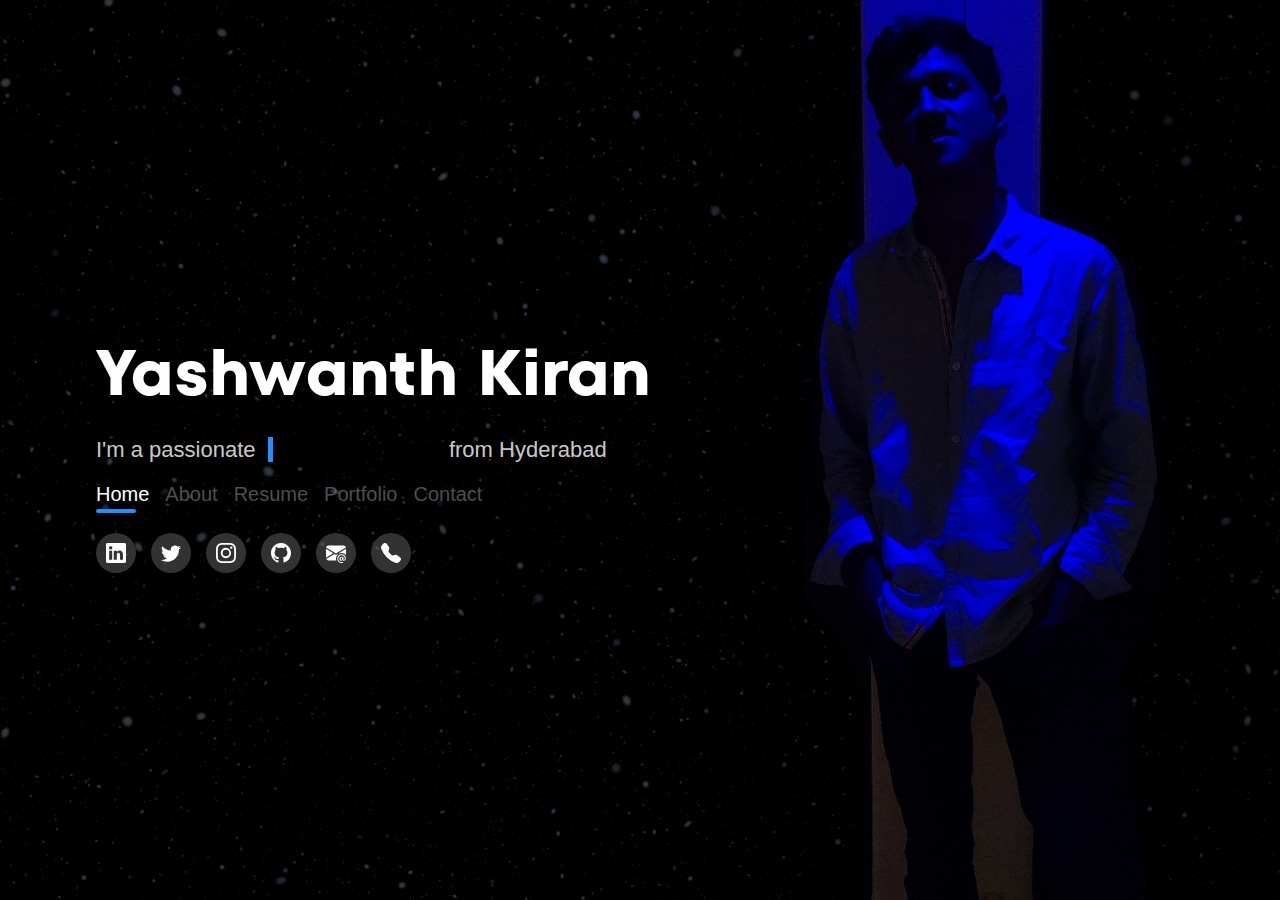
<file: index.html>
<!DOCTYPE html>
<html lang="en">

<head>
    <meta charset="UTF-8">
    <meta http-equiv="X-UA-Compatible" content="IE=edge">
    <meta name="viewport" content="width=device-width, initial-scale=1.0">
    <title>@iyashk - Portfolio</title>
    <!-- <link rel="stylesheet" href="css/style.css"> -->
    <link rel="stylesheet" href="css/home.css">
</head>

<body>
    <header>
        <div class="toggle-button">
            <div class="hamburger">
                <div class="line"></div>
                <div class="line"></div>
                <div class="line"></div>
            </div>

        </div>

        <div class="dropdown">
            <ul>
                <li>
                    <a class="active" href="/iyashk/index.html">Home</a>
                </li>
                <li>
                    <a href="/iyashk/about.html">About</a>
                </li>
                <li>
                    <a href="/iyashk/resume.html">Resume</a>
                </li>
                <li>
                    <a href="/iyashk/portfolio.html">Portfolio</a>
                </li>
                <li>
                    <a href="/iyashk/contact.html" class="contact contact2">Contact Me</a>
                </li>
            </ul>
        </div>
    </header>
    <main>
        <section>
            <p class="heading">Yashwanth Kiran</p>
            <div class="subtitle">
                <div class="static">
                    I'm a passionate
                </div>
                <ul class="dynamic">
                    <li><span>Coder&nbsp;&nbsp;&nbsp;</span></li>
                    <li><span>AI/ ML enthusiast&nbsp;&nbsp;</span></li>
                    <li><span>Web Developer&nbsp;&nbsp;</span></li>
                </ul>
                <!-- <span class="underline">&nbsp;AI/ ML enthusiast & Web
                    Developer</span> -->
                from Hyderabad
            </div>
            <p class="hyd">I'm a passionate <span class="des">Coder | AI/ML Enthusiast</span> from Hyderabad</p>
            <div class="pages">
                <nav>
                    <ul>
                        <li>
                            <a class="active" href="#">Home</a>
                        </li>
                        <li>
                            <a href="/iyashk/about.html">About</a>
                        </li>
                        <li>
                            <a href="/iyashk/resume.html">Resume</a>
                        </li>
                        <li>
                            <a href="/iyashk/portfolio.html">Portfolio</a>
                        </li>
                        <li>
                            <a href="/iyashk/contact.html">Contact</a>
                        </li>
                    </ul>
                </nav>
            </div>
            <div class="social">
                <ul>
                    <li>
                        <a href="https://www.linkedin.com/in/iyashk">
                            <svg xmlns="http://www.w3.org/2000/svg" width="20" height="20" fill="currentColor"
                                class="bi bi-linkedin" viewBox="0 0 16 16">
                                <path
                                    d="M0 1.146C0 .513.526 0 1.175 0h13.65C15.474 0 16 .513 16 1.146v13.708c0 .633-.526 1.146-1.175 1.146H1.175C.526 16 0 15.487 0 14.854V1.146zm4.943 12.248V6.169H2.542v7.225h2.401zm-1.2-8.212c.837 0 1.358-.554 1.358-1.248-.015-.709-.52-1.248-1.342-1.248-.822 0-1.359.54-1.359 1.248 0 .694.521 1.248 1.327 1.248h.016zm4.908 8.212V9.359c0-.216.016-.432.08-.586.173-.431.568-.878 1.232-.878.869 0 1.216.662 1.216 1.634v3.865h2.401V9.25c0-2.22-1.184-3.252-2.764-3.252-1.274 0-1.845.7-2.165 1.193v.025h-.016a5.54 5.54 0 0 1 .016-.025V6.169h-2.4c.03.678 0 7.225 0 7.225h2.4z" />
                            </svg>
                        </a>
                    </li>
                    <li>
                        <a href="https://twitter.com/iyashk">
                            <svg xmlns="http://www.w3.org/2000/svg" width="20" height="20" fill="currentColor"
                                class="bi bi-twitter" viewBox="0 0 16 16">
                                <path
                                    d="M5.026 15c6.038 0 9.341-5.003 9.341-9.334 0-.14 0-.282-.006-.422A6.685 6.685 0 0 0 16 3.542a6.658 6.658 0 0 1-1.889.518 3.301 3.301 0 0 0 1.447-1.817 6.533 6.533 0 0 1-2.087.793A3.286 3.286 0 0 0 7.875 6.03a9.325 9.325 0 0 1-6.767-3.429 3.289 3.289 0 0 0 1.018 4.382A3.323 3.323 0 0 1 .64 6.575v.045a3.288 3.288 0 0 0 2.632 3.218 3.203 3.203 0 0 1-.865.115 3.23 3.23 0 0 1-.614-.057 3.283 3.283 0 0 0 3.067 2.277A6.588 6.588 0 0 1 .78 13.58a6.32 6.32 0 0 1-.78-.045A9.344 9.344 0 0 0 5.026 15z" />
                            </svg>
                        </a>
                    </li>
                    <li>
                        <a href="https://www.instagram.com/_iyashk/">
                            <svg xmlns="http://www.w3.org/2000/svg" width="20" height="20" fill="currentColor"
                                class="bi bi-instagram" viewBox="0 0 16 16">
                                <path
                                    d="M8 0C5.829 0 5.556.01 4.703.048 3.85.088 3.269.222 2.76.42a3.917 3.917 0 0 0-1.417.923A3.927 3.927 0 0 0 .42 2.76C.222 3.268.087 3.85.048 4.7.01 5.555 0 5.827 0 8.001c0 2.172.01 2.444.048 3.297.04.852.174 1.433.372 1.942.205.526.478.972.923 1.417.444.445.89.719 1.416.923.51.198 1.09.333 1.942.372C5.555 15.99 5.827 16 8 16s2.444-.01 3.298-.048c.851-.04 1.434-.174 1.943-.372a3.916 3.916 0 0 0 1.416-.923c.445-.445.718-.891.923-1.417.197-.509.332-1.09.372-1.942C15.99 10.445 16 10.173 16 8s-.01-2.445-.048-3.299c-.04-.851-.175-1.433-.372-1.941a3.926 3.926 0 0 0-.923-1.417A3.911 3.911 0 0 0 13.24.42c-.51-.198-1.092-.333-1.943-.372C10.443.01 10.172 0 7.998 0h.003zm-.717 1.442h.718c2.136 0 2.389.007 3.232.046.78.035 1.204.166 1.486.275.373.145.64.319.92.599.28.28.453.546.598.92.11.281.24.705.275 1.485.039.843.047 1.096.047 3.231s-.008 2.389-.047 3.232c-.035.78-.166 1.203-.275 1.485a2.47 2.47 0 0 1-.599.919c-.28.28-.546.453-.92.598-.28.11-.704.24-1.485.276-.843.038-1.096.047-3.232.047s-2.39-.009-3.233-.047c-.78-.036-1.203-.166-1.485-.276a2.478 2.478 0 0 1-.92-.598 2.48 2.48 0 0 1-.6-.92c-.109-.281-.24-.705-.275-1.485-.038-.843-.046-1.096-.046-3.233 0-2.136.008-2.388.046-3.231.036-.78.166-1.204.276-1.486.145-.373.319-.64.599-.92.28-.28.546-.453.92-.598.282-.11.705-.24 1.485-.276.738-.034 1.024-.044 2.515-.045v.002zm4.988 1.328a.96.96 0 1 0 0 1.92.96.96 0 0 0 0-1.92zm-4.27 1.122a4.109 4.109 0 1 0 0 8.217 4.109 4.109 0 0 0 0-8.217zm0 1.441a2.667 2.667 0 1 1 0 5.334 2.667 2.667 0 0 1 0-5.334z" />
                            </svg>
                        </a>
                    </li>
                    <li>
                        <a href="https://www.github.com/iyashk/">
                            <svg xmlns="http://www.w3.org/2000/svg" width="20" height="20" fill="currentColor"
                                class="bi bi-github" viewBox="0 0 16 16">
                                <path
                                    d="M8 0C3.58 0 0 3.58 0 8c0 3.54 2.29 6.53 5.47 7.59.4.07.55-.17.55-.38 0-.19-.01-.82-.01-1.49-2.01.37-2.53-.49-2.69-.94-.09-.23-.48-.94-.82-1.13-.28-.15-.68-.52-.01-.53.63-.01 1.08.58 1.23.82.72 1.21 1.87.87 2.33.66.07-.52.28-.87.51-1.07-1.78-.2-3.64-.89-3.64-3.95 0-.87.31-1.59.82-2.15-.08-.2-.36-1.02.08-2.12 0 0 .67-.21 2.2.82.64-.18 1.32-.27 2-.27.68 0 1.36.09 2 .27 1.53-1.04 2.2-.82 2.2-.82.44 1.1.16 1.92.08 2.12.51.56.82 1.27.82 2.15 0 3.07-1.87 3.75-3.65 3.95.29.25.54.73.54 1.48 0 1.07-.01 1.93-.01 2.2 0 .21.15.46.55.38A8.012 8.012 0 0 0 16 8c0-4.42-3.58-8-8-8z" />
                            </svg>
                        </a>
                    </li>
                    <li>
                        <a href="mailto: yashwanthkiran2624@gmail.com">
                            <svg xmlns="http://www.w3.org/2000/svg" width="20" height="20" fill="currentColor"
                                class="bi bi-envelope-at-fill" viewBox="0 0 16 16">
                                <path
                                    d="M2 2A2 2 0 0 0 .05 3.555L8 8.414l7.95-4.859A2 2 0 0 0 14 2H2Zm-2 9.8V4.698l5.803 3.546L0 11.801Zm6.761-2.97-6.57 4.026A2 2 0 0 0 2 14h6.256A4.493 4.493 0 0 1 8 12.5a4.49 4.49 0 0 1 1.606-3.446l-.367-.225L8 9.586l-1.239-.757ZM16 9.671V4.697l-5.803 3.546.338.208A4.482 4.482 0 0 1 12.5 8c1.414 0 2.675.652 3.5 1.671Z" />
                                <path
                                    d="M15.834 12.244c0 1.168-.577 2.025-1.587 2.025-.503 0-1.002-.228-1.12-.648h-.043c-.118.416-.543.643-1.015.643-.77 0-1.259-.542-1.259-1.434v-.529c0-.844.481-1.4 1.26-1.4.585 0 .87.333.953.63h.03v-.568h.905v2.19c0 .272.18.42.411.42.315 0 .639-.415.639-1.39v-.118c0-1.277-.95-2.326-2.484-2.326h-.04c-1.582 0-2.64 1.067-2.64 2.724v.157c0 1.867 1.237 2.654 2.57 2.654h.045c.507 0 .935-.07 1.18-.18v.731c-.219.1-.643.175-1.237.175h-.044C10.438 16 9 14.82 9 12.646v-.214C9 10.36 10.421 9 12.485 9h.035c2.12 0 3.314 1.43 3.314 3.034v.21Zm-4.04.21v.227c0 .586.227.8.581.8.31 0 .564-.17.564-.743v-.367c0-.516-.275-.708-.572-.708-.346 0-.573.245-.573.791Z" />
                            </svg>
                        </a>
                    </li>
                    <li>
                        <a href="tel:+91 9074477327">
                            <svg xmlns="http://www.w3.org/2000/svg" width="20" height="20" fill="currentColor"
                                class="bi bi-telephone-fill" viewBox="0 0 16 16">
                                <path fill-rule="evenodd"
                                    d="M1.885.511a1.745 1.745 0 0 1 2.61.163L6.29 2.98c.329.423.445.974.315 1.494l-.547 2.19a.678.678 0 0 0 .178.643l2.457 2.457a.678.678 0 0 0 .644.178l2.189-.547a1.745 1.745 0 0 1 1.494.315l2.306 1.794c.829.645.905 1.87.163 2.611l-1.034 1.034c-.74.74-1.846 1.065-2.877.702a18.634 18.634 0 0 1-7.01-4.42 18.634 18.634 0 0 1-4.42-7.009c-.362-1.03-.037-2.137.703-2.877L1.885.511z" />
                            </svg>
                        </a>
                    </li>
                </ul>
            </div>
        </section>
    </main>
</body>
<script>
    const toggleButton = document.getElementsByClassName("toggle-button")[0];
    const toggleButtonIcon = document.getElementsByClassName("toggle-button .hamburger")[0];
    const dropdownMenu = document.getElementsByClassName("dropdown")[0];
    toggleButton.onclick = function () {
        dropdownMenu.classList.toggle('open');
        if (dropdownMenu.classList.contains('open')) {
            toggleButton.innerHTML = `
           <div class="cross ">
            <svg xmlns="http://www.w3.org/2000/svg" width="24" height="24" fill="currentColor" class="bi bi-x-lg"
                viewBox="0 0 16 16">
                <path
                    d="M2.146 2.854a.5.5 0 1 1 .708-.708L8 7.293l5.146-5.147a.5.5 0 0 1 .708.708L8.707 8l5.147 5.146a.5.5 0 0 1-.708.708L8 8.707l-5.146 5.147a.5.5 0 0 1-.708-.708L7.293 8 2.146 2.854Z" />
            </svg>
        </div>
           `
        }
        else {
            toggleButton.innerHTML = `
            <div class="hamburger">
            <div class="line"></div>
            <div class="line"></div>
            <div class="line"></div>
        </div>
            `
        }

    }
</script>

</html>
</file>
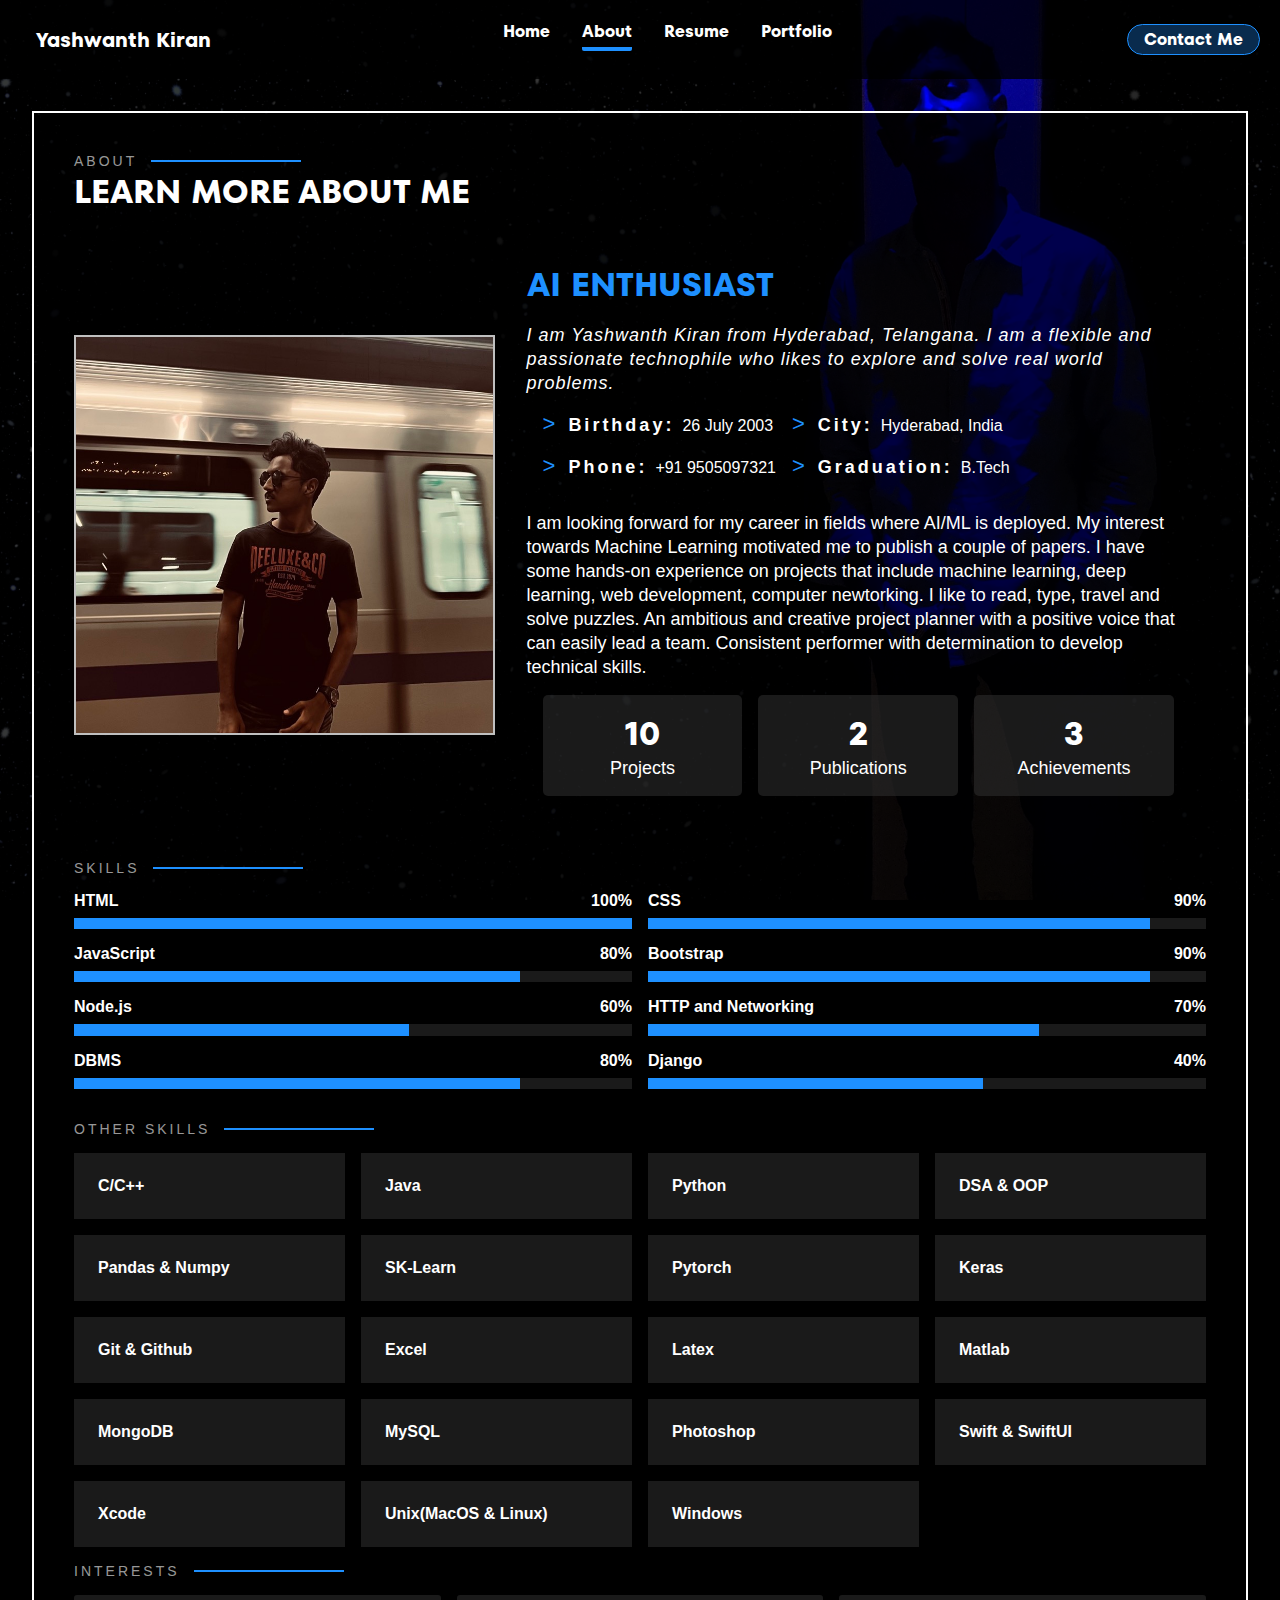
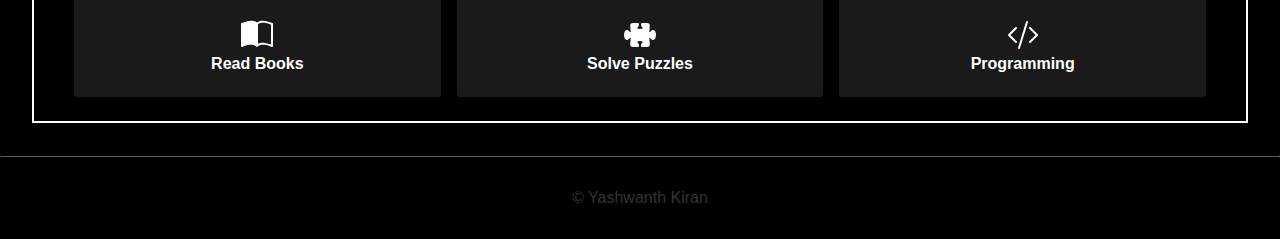
<file: about.html>
<!DOCTYPE html>
<html lang="en">

<head>
    <meta charset="UTF-8">
    <meta http-equiv="X-UA-Compatible" content="IE=edge">
    <meta name="viewport" content="width=device-width, initial-scale=1.0">
    <title> @iyashk - About </title>
    <link rel="stylesheet" href="css/style.css">
    <link rel="stylesheet" href="css/about.css">
</head>

<body>
    <header>
        <div class="logo">
            <a href="/iyashk">Yashwanth Kiran</a>
        </div>
        <nav>
            <ul>
                <li>
                    <a class="" href="/iyashk">Home</a>
                </li>
                <li>
                    <a class="active" href="#">About</a>
                </li>
                <li>
                    <a href="/iyashk/resume.html">Resume</a>
                </li>
                <li>
                    <a href="/iyashk/portfolio.html">Portfolio</a>
                </li>
            </ul>
        </nav>

        <a href="/iyashk/contact.html" class="contact contact1">Contact Me</a>
        <div class="toggle-button">
            <div class="hamburger">
                <div class="line"></div>
                <div class="line"></div>
                <div class="line"></div>
            </div>

        </div>

        <div class="dropdown">
            <ul>
                <li>
                    <a class="active" href="/iyashk/index.html">Home</a>
                </li>
                <li>
                    <a href="/iyashk/about.html">About</a>
                </li>
                <li>
                    <a href="/iyashk/resume.html">Resume</a>
                </li>
                <li>
                    <a href="/iyashk/portfolio.html">Portfolio</a>
                </li>
                <li>
                    <a href="/iyashk/contact.html" class="contact contact2">Contact Me</a>
                </li>
            </ul>
        </div>
    </header>
    <main>
        <div class="head">

            <div class="tag">
                <span>
                    ABOUT
                </span>
                <span class="side-line">

                </span>
            </div>
            <h1>
                LEARN MORE ABOUT ME
            </h1>
        </div>
        <div class="profile">
            <div class="image">
                <img src="img/IMG_7856.jpeg" alt="">
                <!-- <img src="img/IMG_8088.jpeg" alt=""> -->
                <!-- <img src="img/IMG_8175.jpeg" alt=""> -->
            </div>
            <div class="info">
                <h1>AI ENTHUSIAST</h1>
                <p class="p1">

                    I am Yashwanth Kiran from Hyderabad, Telangana. I am a flexible and passionate
                    technophile who likes to explore and solve real world problems.
                </p>
                <div class="items">
                    <ul>
                        <li>
                            <span class="list-in">Birthday: </span> 26 July 2003
                        </li>
                        <li>
                            <span class="list-in">Phone: </span> +91 9505097321
                        </li>
                    </ul>
                    <ul>
                        <li>
                            <span class="list-in">City: </span> Hyderabad, India
                        </li>
                        <li>
                            <span class="list-in">Graduation: </span> B.Tech
                        </li>
                    </ul>
                </div>
                <p>
                    I am looking forward for my career in
                    fields where AI/ML is deployed.
                    My interest towards Machine Learning motivated me to publish a couple of papers. I have some
                    hands-on experience on projects that include machine learning, deep learning, web development,
                    computer newtorking. I like to read, type, travel and solve puzzles. An
                    ambitious and creative project planner with a positive voice that can easily lead a team. Consistent
                    performer with determination to develop technical skills.
                </p>

                <div class="cards">
                    <div class="projects">
                        <h1>10</h1>
                        <p>Projects</p>
                    </div>
                    <div class="publications">
                        <h1>2</h1>
                        <p>Publications</p>
                    </div>
                    <div class="achievements">
                        <h1>3</h1>
                        <p>Achievements</p>
                    </div>
                </div>

            </div>
        </div>
        <div class="head">
            <div class="tag">
                <span>
                    SKILLS
                </span>
                <span class="side-line">

                </span>
            </div>
        </div>
        <div class="skills">
            <div class="skill-item">
                <div class="p">
                    <p>HTML</p>
                    <p>100%</p>
                </div>
                <div class="container">
                    <div class="skill html">&nbsp;</div>
                </div>


            </div>
            <div class="skill-item">
                <div class="p">
                    <p>CSS</p>
                    <p>90%</p>
                </div>
                <div class="container">
                    <div class="skill php">&nbsp;</div>
                </div>
            </div>
            <div class="skill-item">
                <div class="p">
                    <p>JavaScript</p>
                    <p>80%</p>
                </div>
                <div class="container">
                    <div class="skill js">&nbsp;</div>
                </div>
            </div>
            <div class="skill-item">
                <div class="p">
                    <p>Bootstrap</p>
                    <p>90%</p>
                </div>
                <div class="container">
                    <div class="skill bootstrap">&nbsp;</div>
                </div>
            </div>
            <div class="skill-item">
                <div class="p">
                    <p>Node.js</p>
                    <p>60%</p>
                </div>
                <div class="container">
                    <div class="skill node">&nbsp;</div>
                </div>
            </div>
            <div class="skill-item">
                <div class="p">
                    <p>HTTP and Networking</p>
                    <p>70%</p>
                </div>
                <div class="container">
                    <div class="skill http">&nbsp;</div>
                </div>
            </div>
            <div class="skill-item">
                <div class="p">
                    <p>DBMS</p>
                    <p>80%</p>
                </div>
                <div class="container">
                    <div class="skill js">&nbsp;</div>
                </div>
            </div>
            <div class="skill-item">
                <div class="p">
                    <p>Django</p>
                    <p>40%</p>
                </div>
                <div class="container">
                    <div class="skill node">&nbsp;</div>
                </div>
            </div>

        </div>
        <div class="head">
            <div class="tag">
                <span>
                    OTHER SKILLS
                </span>
                <span class="side-line">

                </span>
            </div>
        </div>
        <div class="others">
            <div class="other-items">C/C++</div>
            <div class="other-items">Java</div>
            <div class="other-items">Python</div>
            <div class="other-items">DSA & OOP</div>
            <div class="other-items">Pandas & Numpy</div>
            <div class="other-items">SK-Learn</div>
            <div class="other-items">Pytorch</div>
            <div class="other-items">Keras</div>
            <div class="other-items">Git & Github</div>
            <div class="other-items">Excel</div>
            <div class="other-items">Latex</div>
            <div class="other-items">Matlab</div>
            <div class="other-items">MongoDB</div>
            <div class="other-items">MySQL</div>
            <div class="other-items">Photoshop</div>
            <div class="other-items">Swift & SwiftUI</div>
            <div class="other-items">

                Xcode
            </div>
            <div class="other-items">
                Unix(MacOS & Linux)
            </div>
            <div class="other-items">
                Windows
            </div>
        </div>
        <div class="head">
            <div class="tag">
                <span>
                    INTERESTS
                </span>
                <span class="side-line">

                </span>
            </div>
        </div>
        <div class="interests">
            <div class="interest">
                <svg xmlns="http://www.w3.org/2000/svg" width="32" height="32" fill="currentColor"
                    class="bi bi-book-half" viewBox="0 0 16 16">
                    <path
                        d="M8.5 2.687c.654-.689 1.782-.886 3.112-.752 1.234.124 2.503.523 3.388.893v9.923c-.918-.35-2.107-.692-3.287-.81-1.094-.111-2.278-.039-3.213.492V2.687zM8 1.783C7.015.936 5.587.81 4.287.94c-1.514.153-3.042.672-3.994 1.105A.5.5 0 0 0 0 2.5v11a.5.5 0 0 0 .707.455c.882-.4 2.303-.881 3.68-1.02 1.409-.142 2.59.087 3.223.877a.5.5 0 0 0 .78 0c.633-.79 1.814-1.019 3.222-.877 1.378.139 2.8.62 3.681 1.02A.5.5 0 0 0 16 13.5v-11a.5.5 0 0 0-.293-.455c-.952-.433-2.48-.952-3.994-1.105C10.413.809 8.985.936 8 1.783z" />
                </svg>
                <h1>Read Books</h1>
            </div>
            <div class="interest">
                <svg xmlns="http://www.w3.org/2000/svg" width="32" height="32" fill="currentColor"
                    class="bi bi-puzzle-fill" viewBox="0 0 16 16">
                    <path
                        d="M3.112 3.645A1.5 1.5 0 0 1 4.605 2H7a.5.5 0 0 1 .5.5v.382c0 .696-.497 1.182-.872 1.469a.459.459 0 0 0-.115.118.113.113 0 0 0-.012.025L6.5 4.5v.003l.003.01c.004.01.014.028.036.053a.86.86 0 0 0 .27.194C7.09 4.9 7.51 5 8 5c.492 0 .912-.1 1.19-.24a.86.86 0 0 0 .271-.194.213.213 0 0 0 .036-.054l.003-.01v-.008a.112.112 0 0 0-.012-.025.459.459 0 0 0-.115-.118c-.375-.287-.872-.773-.872-1.469V2.5A.5.5 0 0 1 9 2h2.395a1.5 1.5 0 0 1 1.493 1.645L12.645 6.5h.237c.195 0 .42-.147.675-.48.21-.274.528-.52.943-.52.568 0 .947.447 1.154.862C15.877 6.807 16 7.387 16 8s-.123 1.193-.346 1.638c-.207.415-.586.862-1.154.862-.415 0-.733-.246-.943-.52-.255-.333-.48-.48-.675-.48h-.237l.243 2.855A1.5 1.5 0 0 1 11.395 14H9a.5.5 0 0 1-.5-.5v-.382c0-.696.497-1.182.872-1.469a.459.459 0 0 0 .115-.118.113.113 0 0 0 .012-.025L9.5 11.5v-.003l-.003-.01a.214.214 0 0 0-.036-.053.859.859 0 0 0-.27-.194C8.91 11.1 8.49 11 8 11c-.491 0-.912.1-1.19.24a.859.859 0 0 0-.271.194.214.214 0 0 0-.036.054l-.003.01v.002l.001.006a.113.113 0 0 0 .012.025c.016.027.05.068.115.118.375.287.872.773.872 1.469v.382a.5.5 0 0 1-.5.5H4.605a1.5 1.5 0 0 1-1.493-1.645L3.356 9.5h-.238c-.195 0-.42.147-.675.48-.21.274-.528.52-.943.52-.568 0-.947-.447-1.154-.862C.123 9.193 0 8.613 0 8s.123-1.193.346-1.638C.553 5.947.932 5.5 1.5 5.5c.415 0 .733.246.943.52.255.333.48.48.675.48h.238l-.244-2.855z" />
                </svg>
                <h1>
                    Solve Puzzles
                </h1>
            </div>
            <div class="interest">

                <svg xmlns="http://www.w3.org/2000/svg" width="32" height="32" fill="currentColor"
                    class="bi bi-code-slash" viewBox="0 0 16 16">
                    <path
                        d="M10.478 1.647a.5.5 0 1 0-.956-.294l-4 13a.5.5 0 0 0 .956.294l4-13zM4.854 4.146a.5.5 0 0 1 0 .708L1.707 8l3.147 3.146a.5.5 0 0 1-.708.708l-3.5-3.5a.5.5 0 0 1 0-.708l3.5-3.5a.5.5 0 0 1 .708 0zm6.292 0a.5.5 0 0 0 0 .708L14.293 8l-3.147 3.146a.5.5 0 0 0 .708.708l3.5-3.5a.5.5 0 0 0 0-.708l-3.5-3.5a.5.5 0 0 0-.708 0z" />
                </svg>
                <h1>Programming</h1>
            </div>
        </div>
    </main>
    <hr>
    <footer>
        <div>
            &copy; Yashwanth Kiran
        </div>
    </footer>


    <script>
        const toggleButton = document.getElementsByClassName("toggle-button")[0];
        const toggleButtonIcon = document.getElementsByClassName("toggle-button .hamburger")[0];
        const dropdownMenu = document.getElementsByClassName("dropdown")[0];
        toggleButton.onclick = function () {
            dropdownMenu.classList.toggle('open');
            if (dropdownMenu.classList.contains('open')) {
                toggleButton.innerHTML = `
               <div class="cross ">
                <svg xmlns="http://www.w3.org/2000/svg" width="24" height="24" fill="currentColor" class="bi bi-x-lg"
                    viewBox="0 0 16 16">
                    <path
                        d="M2.146 2.854a.5.5 0 1 1 .708-.708L8 7.293l5.146-5.147a.5.5 0 0 1 .708.708L8.707 8l5.147 5.146a.5.5 0 0 1-.708.708L8 8.707l-5.146 5.147a.5.5 0 0 1-.708-.708L7.293 8 2.146 2.854Z" />
                </svg>
            </div>
               `
            }
            else {
                toggleButton.innerHTML = `
                <div class="hamburger">
                <div class="line"></div>
                <div class="line"></div>
                <div class="line"></div>
            </div>
                `
            }

        }
    </script>
</body>

</html>
</file>
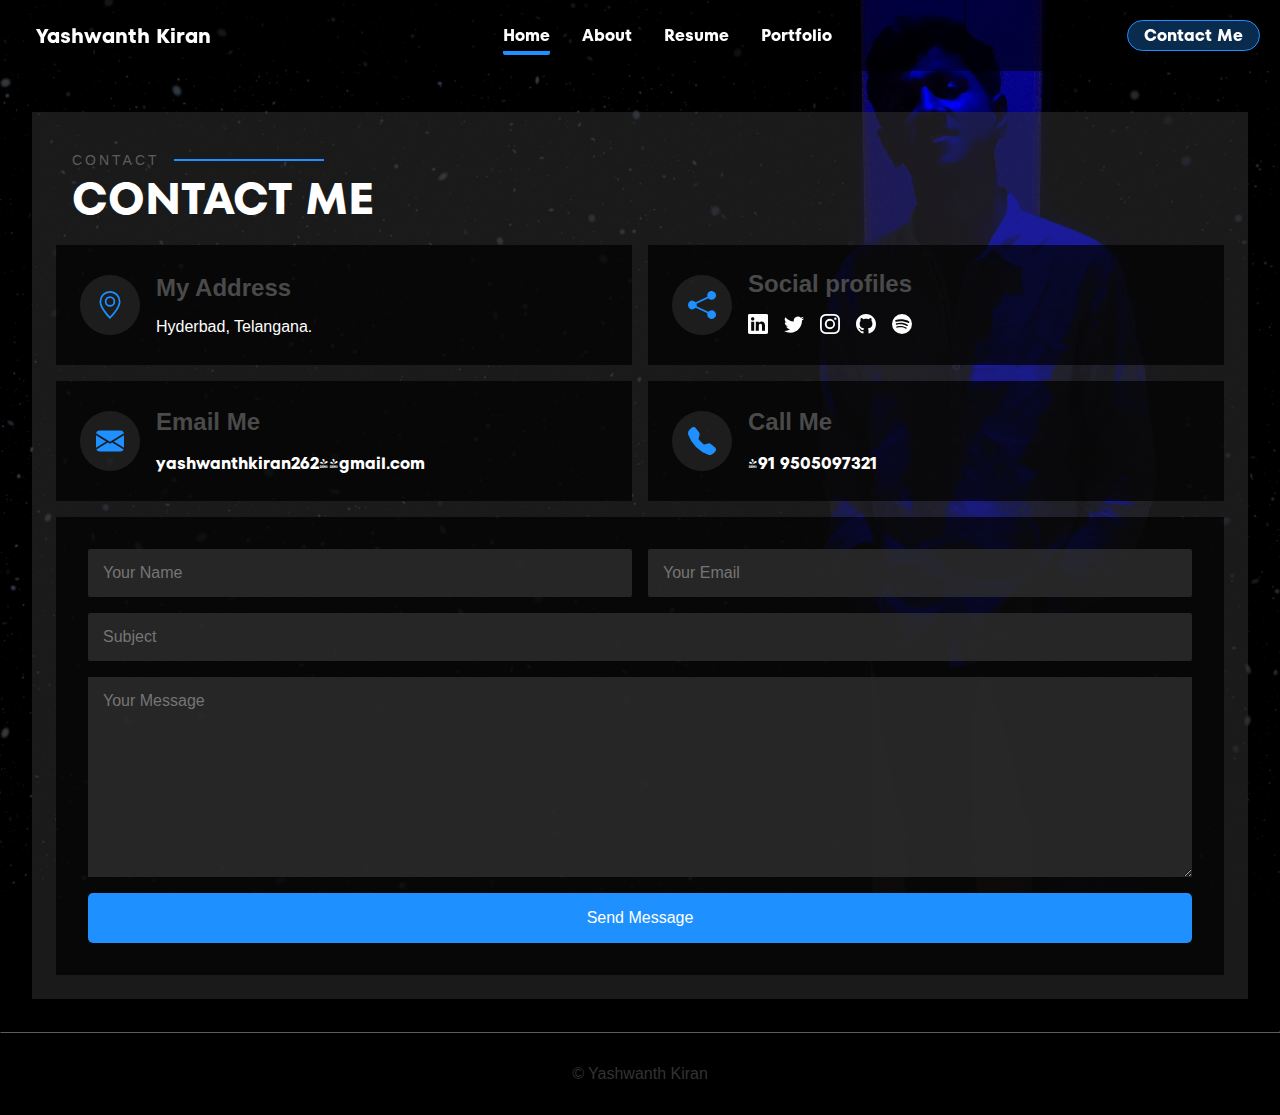
<file: contact.html>
<!DOCTYPE html>
<html lang="en">

<head>
    <meta charset="UTF-8">
    <meta http-equiv="X-UA-Compatible" content="IE=edge">
    <meta name="viewport" content="width=device-width, initial-scale=1.0">
    <title>iyashk</title>
    <link rel="stylesheet" href="css/style.css">
    <link rel="stylesheet" href="css/contact.css">
    <link href="https://maxcdn.bootstrapcdn.com/font-awesome/4.7.0/css/font-awesome.min.css" rel="stylesheet" />

</head>

<body>
    <header>
        <div class="logo">
            <a href="/iyashk">Yashwanth Kiran</a>
        </div>
        <nav>
            <ul>
                <li>
                    <a class="active" href="/iyashk">Home</a>
                </li>
                <li>
                    <a href="/iyashk/about.html">About</a>
                </li>
                <li>
                    <a href="/iyashk/resume.html">Resume</a>
                </li>
                <li>
                    <a href="/iyashk/projects.html">Portfolio</a>
                </li>
            </ul>
        </nav>

        <a href="#" class="contact contact1">Contact Me</a>
        <div class="toggle-button">
            <div class="hamburger">
                <div class="line"></div>
                <div class="line"></div>
                <div class="line"></div>
            </div>

        </div>

        <div class="dropdown">
            <ul>
                <li>
                    <a href="/iyashk/index.html">Home</a>
                </li>
                <li>
                    <a href="/iyashk/about.html">About</a>
                </li>
                <li>
                    <a href="/iyashk/resume.html">Resume</a>
                </li>
                <li>
                    <a href="/iyashk/projects.html">Portfolio</a>
                </li>
                <li>
                    <a href="#" class="contact contact2 ">Contact Me</a>
                </li>
            </ul>
        </div>
    </header>
    <main>
        <div class="head">

            <div class="tag">
                <span>
                    CONTACT
                </span>
                <span class="side-line">

                </span>
            </div>
            <h1>
                CONTACT ME
            </h1>
        </div>
        <section class="one">
            <div class="box">
                <div class="img">
                    <svg xmlns="http://www.w3.org/2000/svg" width="28" height="28" fill="currentColor"
                        class="bi bi-geo-alt" viewBox="0 0 16 16">
                        <path
                            d="M12.166 8.94c-.524 1.062-1.234 2.12-1.96 3.07A31.493 31.493 0 0 1 8 14.58a31.481 31.481 0 0 1-2.206-2.57c-.726-.95-1.436-2.008-1.96-3.07C3.304 7.867 3 6.862 3 6a5 5 0 0 1 10 0c0 .862-.305 1.867-.834 2.94zM8 16s6-5.686 6-10A6 6 0 0 0 2 6c0 4.314 6 10 6 10z" />
                        <path d="M8 8a2 2 0 1 1 0-4 2 2 0 0 1 0 4zm0 1a3 3 0 1 0 0-6 3 3 0 0 0 0 6z" />
                    </svg>
                </div>
                <div class="text">
                    <h2>My Address</h2>
                    <p>
                        Hyderbad, Telangana.
                    </p>
                </div>
            </div>
            <div class="box">
                <div class="img">
                    <svg xmlns="http://www.w3.org/2000/svg" width="28" height="28" fill="currentColor"
                        class="bi bi-share-fill" viewBox="0 0 16 16">
                        <path
                            d="M11 2.5a2.5 2.5 0 1 1 .603 1.628l-6.718 3.12a2.499 2.499 0 0 1 0 1.504l6.718 3.12a2.5 2.5 0 1 1-.488.876l-6.718-3.12a2.5 2.5 0 1 1 0-3.256l6.718-3.12A2.5 2.5 0 0 1 11 2.5z" />
                    </svg>
                </div>
                <div class="text">
                    <h2>Social profiles</h2>
                    <div class="p">
                        <ul>
                            <li>
                                <a href="https://www.linkedin.com/in/iyashk">
                                    <svg xmlns="http://www.w3.org/2000/svg" width="20" height="20" fill="currentColor"
                                        class="bi bi-linkedin" viewBox="0 0 16 16">
                                        <path
                                            d="M0 1.146C0 .513.526 0 1.175 0h13.65C15.474 0 16 .513 16 1.146v13.708c0 .633-.526 1.146-1.175 1.146H1.175C.526 16 0 15.487 0 14.854V1.146zm4.943 12.248V6.169H2.542v7.225h2.401zm-1.2-8.212c.837 0 1.358-.554 1.358-1.248-.015-.709-.52-1.248-1.342-1.248-.822 0-1.359.54-1.359 1.248 0 .694.521 1.248 1.327 1.248h.016zm4.908 8.212V9.359c0-.216.016-.432.08-.586.173-.431.568-.878 1.232-.878.869 0 1.216.662 1.216 1.634v3.865h2.401V9.25c0-2.22-1.184-3.252-2.764-3.252-1.274 0-1.845.7-2.165 1.193v.025h-.016a5.54 5.54 0 0 1 .016-.025V6.169h-2.4c.03.678 0 7.225 0 7.225h2.4z" />
                                    </svg>
                                </a>
                            </li>
                            <li>
                                <a href="https://www.linkedin.com/in/iyashk">
                                    <svg xmlns="http://www.w3.org/2000/svg" width="20" height="20" fill="currentColor"
                                        class="bi bi-twitter" viewBox="0 0 16 16">
                                        <path
                                            d="M5.026 15c6.038 0 9.341-5.003 9.341-9.334 0-.14 0-.282-.006-.422A6.685 6.685 0 0 0 16 3.542a6.658 6.658 0 0 1-1.889.518 3.301 3.301 0 0 0 1.447-1.817 6.533 6.533 0 0 1-2.087.793A3.286 3.286 0 0 0 7.875 6.03a9.325 9.325 0 0 1-6.767-3.429 3.289 3.289 0 0 0 1.018 4.382A3.323 3.323 0 0 1 .64 6.575v.045a3.288 3.288 0 0 0 2.632 3.218 3.203 3.203 0 0 1-.865.115 3.23 3.23 0 0 1-.614-.057 3.283 3.283 0 0 0 3.067 2.277A6.588 6.588 0 0 1 .78 13.58a6.32 6.32 0 0 1-.78-.045A9.344 9.344 0 0 0 5.026 15z" />
                                    </svg>
                                </a>
                            </li>
                            <li>
                                <a href="https://www.instagram.com/_iyashk/">
                                    <svg xmlns="http://www.w3.org/2000/svg" width="20" height="20" fill="currentColor"
                                        class="bi bi-instagram" viewBox="0 0 16 16">
                                        <path
                                            d="M8 0C5.829 0 5.556.01 4.703.048 3.85.088 3.269.222 2.76.42a3.917 3.917 0 0 0-1.417.923A3.927 3.927 0 0 0 .42 2.76C.222 3.268.087 3.85.048 4.7.01 5.555 0 5.827 0 8.001c0 2.172.01 2.444.048 3.297.04.852.174 1.433.372 1.942.205.526.478.972.923 1.417.444.445.89.719 1.416.923.51.198 1.09.333 1.942.372C5.555 15.99 5.827 16 8 16s2.444-.01 3.298-.048c.851-.04 1.434-.174 1.943-.372a3.916 3.916 0 0 0 1.416-.923c.445-.445.718-.891.923-1.417.197-.509.332-1.09.372-1.942C15.99 10.445 16 10.173 16 8s-.01-2.445-.048-3.299c-.04-.851-.175-1.433-.372-1.941a3.926 3.926 0 0 0-.923-1.417A3.911 3.911 0 0 0 13.24.42c-.51-.198-1.092-.333-1.943-.372C10.443.01 10.172 0 7.998 0h.003zm-.717 1.442h.718c2.136 0 2.389.007 3.232.046.78.035 1.204.166 1.486.275.373.145.64.319.92.599.28.28.453.546.598.92.11.281.24.705.275 1.485.039.843.047 1.096.047 3.231s-.008 2.389-.047 3.232c-.035.78-.166 1.203-.275 1.485a2.47 2.47 0 0 1-.599.919c-.28.28-.546.453-.92.598-.28.11-.704.24-1.485.276-.843.038-1.096.047-3.232.047s-2.39-.009-3.233-.047c-.78-.036-1.203-.166-1.485-.276a2.478 2.478 0 0 1-.92-.598 2.48 2.48 0 0 1-.6-.92c-.109-.281-.24-.705-.275-1.485-.038-.843-.046-1.096-.046-3.233 0-2.136.008-2.388.046-3.231.036-.78.166-1.204.276-1.486.145-.373.319-.64.599-.92.28-.28.546-.453.92-.598.282-.11.705-.24 1.485-.276.738-.034 1.024-.044 2.515-.045v.002zm4.988 1.328a.96.96 0 1 0 0 1.92.96.96 0 0 0 0-1.92zm-4.27 1.122a4.109 4.109 0 1 0 0 8.217 4.109 4.109 0 0 0 0-8.217zm0 1.441a2.667 2.667 0 1 1 0 5.334 2.667 2.667 0 0 1 0-5.334z" />
                                    </svg>
                                </a>
                            </li>
                            <li>
                                <a href="https://github.com/iyashk/">
                                    <svg xmlns="http://www.w3.org/2000/svg" width="20" height="20" fill="currentColor"
                                        class="bi bi-github" viewBox="0 0 16 16">
                                        <path
                                            d="M8 0C3.58 0 0 3.58 0 8c0 3.54 2.29 6.53 5.47 7.59.4.07.55-.17.55-.38 0-.19-.01-.82-.01-1.49-2.01.37-2.53-.49-2.69-.94-.09-.23-.48-.94-.82-1.13-.28-.15-.68-.52-.01-.53.63-.01 1.08.58 1.23.82.72 1.21 1.87.87 2.33.66.07-.52.28-.87.51-1.07-1.78-.2-3.64-.89-3.64-3.95 0-.87.31-1.59.82-2.15-.08-.2-.36-1.02.08-2.12 0 0 .67-.21 2.2.82.64-.18 1.32-.27 2-.27.68 0 1.36.09 2 .27 1.53-1.04 2.2-.82 2.2-.82.44 1.1.16 1.92.08 2.12.51.56.82 1.27.82 2.15 0 3.07-1.87 3.75-3.65 3.95.29.25.54.73.54 1.48 0 1.07-.01 1.93-.01 2.2 0 .21.15.46.55.38A8.012 8.012 0 0 0 16 8c0-4.42-3.58-8-8-8z" />
                                    </svg>
                                </a>
                            </li>
                            <li>
                                <a clas="spotify" href="https://open.spotify.com/user/ca9b3d7anxoqqf8lxrbc4g4gt">
                                    <svg xmlns="http://www.w3.org/2000/svg" width="20" height="20" fill="currentColor"
                                        class="bi bi-spotify" viewBox="0 0 16 16">
                                        <path
                                            d="M8 0a8 8 0 1 0 0 16A8 8 0 0 0 8 0zm3.669 11.538a.498.498 0 0 1-.686.165c-1.879-1.147-4.243-1.407-7.028-.77a.499.499 0 0 1-.222-.973c3.048-.696 5.662-.397 7.77.892a.5.5 0 0 1 .166.686zm.979-2.178a.624.624 0 0 1-.858.205c-2.15-1.321-5.428-1.704-7.972-.932a.625.625 0 0 1-.362-1.194c2.905-.881 6.517-.454 8.986 1.063a.624.624 0 0 1 .206.858zm.084-2.268C10.154 5.56 5.9 5.419 3.438 6.166a.748.748 0 1 1-.434-1.432c2.825-.857 7.523-.692 10.492 1.07a.747.747 0 1 1-.764 1.288z" />
                                    </svg>
                                </a>
                            </li>
                        </ul>
                    </div>
                </div>
            </div>
            <div class="box">
                <div class="img">
                    <svg xmlns="http://www.w3.org/2000/svg" width="28" height="28" fill="currentColor"
                        class="bi bi-envelope-fill" viewBox="0 0 16 16">
                        <path
                            d="M.05 3.555A2 2 0 0 1 2 2h12a2 2 0 0 1 1.95 1.555L8 8.414.05 3.555ZM0 4.697v7.104l5.803-3.558L0 4.697ZM6.761 8.83l-6.57 4.027A2 2 0 0 0 2 14h12a2 2 0 0 0 1.808-1.144l-6.57-4.027L8 9.586l-1.239-.757Zm3.436-.586L16 11.801V4.697l-5.803 3.546Z" />
                    </svg>
                </div>
                <div class="text">
                    <h2>Email Me</h2>
                    <a href="mailto:yashwanthkiran2624@gmail.com">
                        yashwanthkiran2624@gmail.com
                    </a>
                </div>
            </div>
            <div class="box">
                <div class="img">
                    <svg xmlns="http://www.w3.org/2000/svg" width="28" height="28" fill="currentColor"
                        class="bi bi-telephone-fill" viewBox="0 0 16 16">
                        <path fill-rule="evenodd"
                            d="M1.885.511a1.745 1.745 0 0 1 2.61.163L6.29 2.98c.329.423.445.974.315 1.494l-.547 2.19a.678.678 0 0 0 .178.643l2.457 2.457a.678.678 0 0 0 .644.178l2.189-.547a1.745 1.745 0 0 1 1.494.315l2.306 1.794c.829.645.905 1.87.163 2.611l-1.034 1.034c-.74.74-1.846 1.065-2.877.702a18.634 18.634 0 0 1-7.01-4.42 18.634 18.634 0 0 1-4.42-7.009c-.362-1.03-.037-2.137.703-2.877L1.885.511z" />
                    </svg>
                </div>
                <div class="text">
                    <h2>Call Me</h2>
                    <a href="tel:9505097321">
                        +91 9505097321
                    </a>
                </div>
            </div>
        </section>
        <section class="two">
            <div class="contact-block">
                <form action="">
                    <input type="text" id="name" placeholder="Your Name">
                    <input type="text" id="email" placeholder="Your Email">
                </form>
                <form action="">
                    <input type="text" id="subject" placeholder="Subject">
                    <textarea id="message" name="message" placeholder="Your Message"></textarea>
                </form>
                <button>Send Message</button>
            </div>
        </section>
    </main>
    <hr>
    <footer>
        <div>
            &copy; Yashwanth Kiran
        </div>
    </footer>

    <script>
        const toggleButton = document.getElementsByClassName("toggle-button")[0];
        const toggleButtonIcon = document.getElementsByClassName("toggle-button .hamburger")[0];
        const dropdownMenu = document.getElementsByClassName("dropdown")[0];
        toggleButton.onclick = function () {
            dropdownMenu.classList.toggle('open');
            if (dropdownMenu.classList.contains('open')) {
                toggleButton.innerHTML = `
               <div class="cross ">
                <svg xmlns="http://www.w3.org/2000/svg" width="24" height="24" fill="currentColor" class="bi bi-x-lg"
                    viewBox="0 0 16 16">
                    <path
                        d="M2.146 2.854a.5.5 0 1 1 .708-.708L8 7.293l5.146-5.147a.5.5 0 0 1 .708.708L8.707 8l5.147 5.146a.5.5 0 0 1-.708.708L8 8.707l-5.146 5.147a.5.5 0 0 1-.708-.708L7.293 8 2.146 2.854Z" />
                </svg>
            </div>
               `
            }
            else {
                toggleButton.innerHTML = `
                <div class="hamburger">
                <div class="line"></div>
                <div class="line"></div>
                <div class="line"></div>
            </div>
                `
            }

        }
    </script>
</body>

</html>
</file>
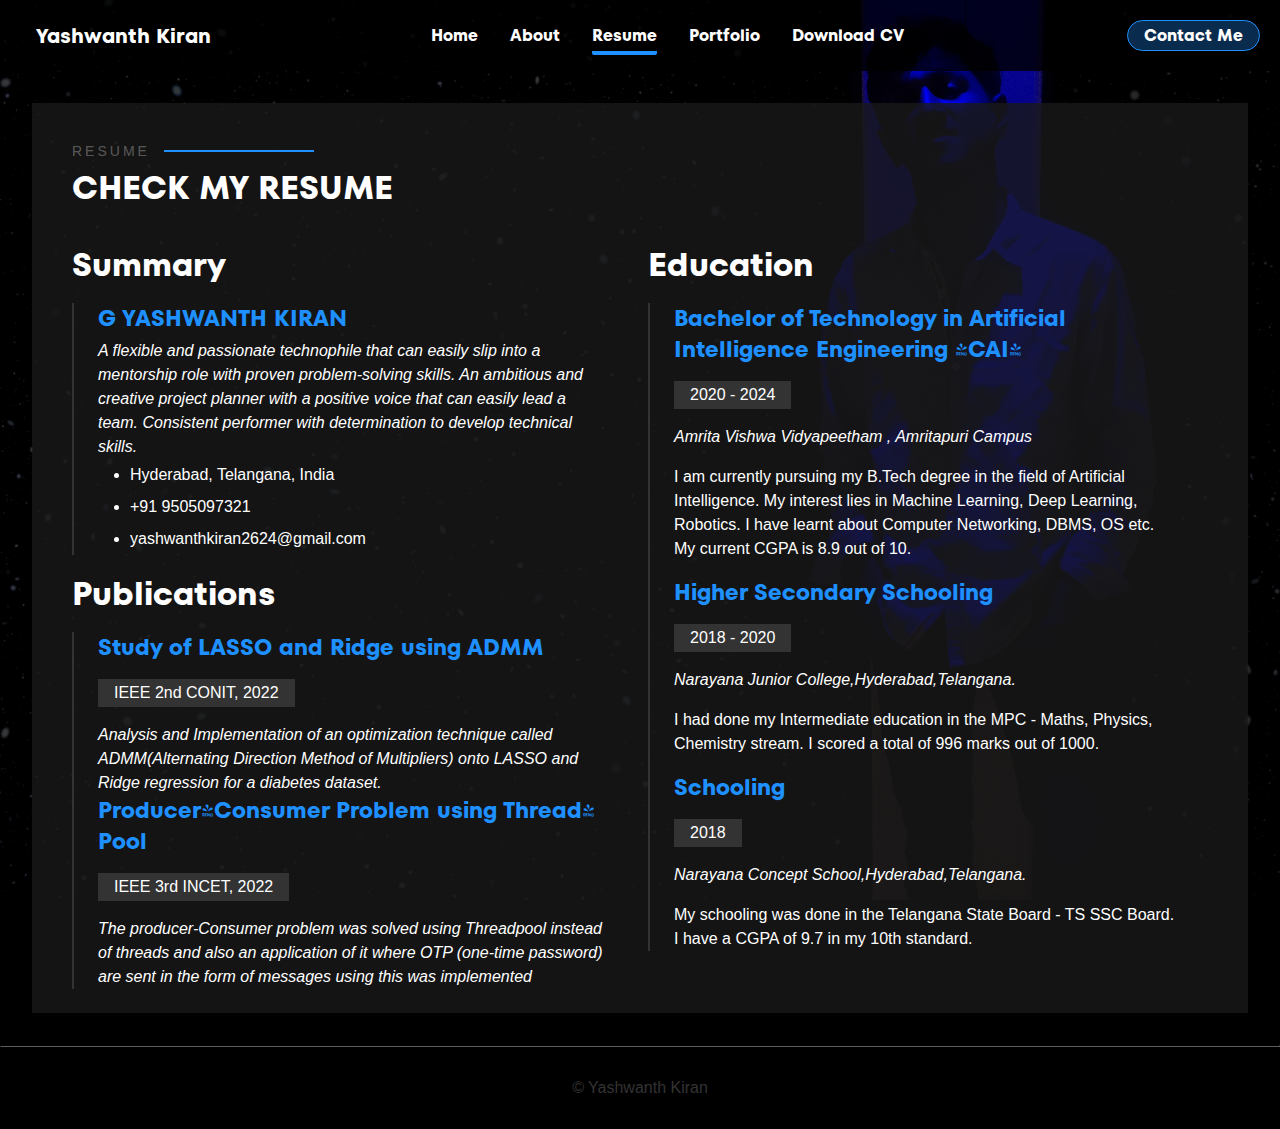
<file: resume.html>
<!DOCTYPE html>
<html lang="en">

<head>
    <meta charset="UTF-8">
    <meta http-equiv="X-UA-Compatible" content="IE=edge">
    <meta name="viewport" content="width=device-width, initial-scale=1.0">
    <title>@iyashk - Resume</title>
    <link rel="stylesheet" href="css/style.css">
    <link rel="stylesheet" href="css/resume.css">
</head>

<body>
    <header>
        <div class="logo">
            <a href="/iyashk">Yashwanth Kiran</a>
        </div>
        <nav>
            <ul>
                <li>
                    <a class="" href="/iyashk">Home</a>
                </li>
                <li>
                    <a href="/iyashk/about.html">About</a>
                </li>
                <li>
                    <a class="active" href="#">Resume</a>
                </li>
                <li>
                    <a href="/iyashk/portfolio.html">Portfolio</a>
                </li>
                <li>
                    <a href="https://flowcv.com/resume/m7fugtduhm" target="_blank" download>Download CV</a>
                </li>
            </ul>
        </nav>

        <a href="/iyashk/contact.html" class="contact contact1">Contact Me</a>
        <div class="toggle-button">
            <div class="hamburger">
                <div class="line"></div>
                <div class="line"></div>
                <div class="line"></div>
            </div>

        </div>

        <div class="dropdown">
            <ul>
                <li>
                    <a href="/iyashk/index.html">Home</a>
                </li>
                <li>
                    <a href="/iyashk/about.html">About</a>
                </li>
                <li>
                    <a href="#">Resume</a>
                </li>
                <li>
                    <a href="/iyashk/portfolio.html">Portfolio</a>
                </li>
                <li>
                    <a href="#" class="contact contact2 active">Contact Me</a>
                </li>
            </ul>
        </div>
    </header>
    <main>
        <div class="head">

            <div class="tag">
                <span>
                    RESUME
                </span>
                <span class="side-line">

                </span>
            </div>
            <h1>
                CHECK MY RESUME
            </h1>
        </div>
        <div class="contents">
            <div id="side-div">
                <div class="summary">
                    <h1>Summary</h1>
                    <div>
                        <h2>
                            G YASHWANTH KIRAN
                        </h2>
                        <p>
                            A flexible and passionate technophile that can easily slip into a mentorship role with
                            proven
                            problem-solving skills. An ambitious and creative project planner with a positive voice that
                            can
                            easily
                            lead a team. Consistent performer with determination to develop technical skills.

                        <ul>
                            <li>Hyderabad, Telangana, India</li>
                            <li> +91 9505097321</li>
                            <li>yashwanthkiran2624@gmail.com</li>
                        </ul>

                        </p>
                    </div>
                </div>
                <div class="publications">
                    <h1>Publications</h1>
                    <div>
                        <ul>
                            <li>
                                <h2>
                                    <a href="https://ieeexplore.ieee.org/document/9847706" target="_blank">Study of
                                        LASSO and Ridge
                                        using
                                        ADMM</a>
                                </h2>
                                <div>
                                    IEEE 2nd CONIT, 2022
                                </div>
                                <p>
                                    Analysis and Implementation of an optimization technique called ADMM(Alternating
                                    Direction Method of Multipliers) onto LASSO and Ridge regression for a diabetes
                                    dataset.
                                </p>
                                <!-- <details>
                                    <summary>Citation</summary>
                                    <div class="text">
                                        A. M. A. Sai, K. L. Sai Eswar, K. S. Sai Harshith, P. Raghavendra, G. Y. Kiran
                                        and
                                        M.
                                        V., "Study of Lasso and Ridge Regression using ADMM," 2022 2nd International
                                        Conference
                                        on Intelligent Technologies (CONIT), Hubli, India, 2022, pp. 1-8, doi:
                                        10.1109/CONIT55038.2022.9847706.
                                    </div>
                                </details> -->

                            </li>
                            <li>
                                <h2>
                                    <a href="https://ieeexplore.ieee.org/document/9824031"
                                        target="_blank">Producer-Consumer Problem using Thread-Pool</a>
                                </h2>
                                <div>
                                    IEEE 3rd INCET, 2022
                                </div>
                                <p>
                                    The producer-Consumer problem was solved using Threadpool instead of threads and
                                    also an
                                    application of it where OTP (one-time password) are sent in the form of messages
                                    using
                                    this was implemented
                                </p>

                                <!-- <details>
                                    <summary>
                                        Citation
                                    </summary>
                                    <div class="text">
                                        A. M. Abhishek Sai, D. Reddy, P. Raghavendra, G. Y. Kiran and R. V. R,
                                        "Producer-Consumer problem using Thread pool," 2022 3rd International Conference
                                        for
                                        Emerging Technology (INCET), Belgaum, India, 2022, pp. 1-5, doi:
                                        10.1109/INCET54531.2022.9824031.
                                    </div>
                                </details> -->
                            </li>
                        </ul>
                    </div>
                </div>
            </div>
            <div class="education">
                <h1>Education</h1>
                <div>
                    <ul>
                        <li>
                            <h2>
                                Bachelor of Technology in Artificial Intelligence Engineering (CAI)
                            </h2>
                            <div>
                                2020 - 2024
                            </div>
                            <p>
                                Amrita Vishwa Vidyapeetham , Amritapuri Campus
                            </p>
                            <div class="text">
                                I am currently pursuing my B.Tech degree in the field of Artificial Intelligence. My
                                interest lies in Machine Learning, Deep Learning, Robotics.
                                I have learnt about Computer Networking, DBMS, OS etc. <br>
                                My current CGPA is 8.9 out of 10.
                            </div>
                        </li>
                        <li>
                            <h2>
                                Higher Secondary Schooling
                            </h2>
                            <div>
                                2018 - 2020
                            </div>
                            <p>
                                Narayana Junior College,Hyderabad,Telangana.
                            </p>
                            <div class="text">
                                I had done my Intermediate education in the MPC - Maths, Physics, Chemistry stream. I
                                scored a total of 996 marks out of 1000.
                            </div>
                        </li>
                        <li>
                            <h2>
                                Schooling
                            </h2>
                            <div>
                                2018
                            </div>
                            <p>
                                Narayana Concept School,Hyderabad,Telangana.
                            </p>
                            <div class="text">
                                My schooling was done in the Telangana State Board - TS SSC Board. <br>
                                I have a CGPA of 9.7 in my 10th standard.
                            </div>
                        </li>
                    </ul>
                </div>
            </div>

        </div>
    </main>
    <hr>
    <footer>
        <div>
            &copy; Yashwanth Kiran
        </div>
    </footer>

</body>
<script>
    const toggleButton = document.getElementsByClassName("toggle-button")[0];
    const toggleButtonIcon = document.getElementsByClassName("toggle-button .hamburger")[0];
    const dropdownMenu = document.getElementsByClassName("dropdown")[0];
    toggleButton.onclick = function () {
        dropdownMenu.classList.toggle('open');
        if (dropdownMenu.classList.contains('open')) {
            toggleButton.innerHTML = `
           <div class="cross ">
            <svg xmlns="http://www.w3.org/2000/svg" width="24" height="24" fill="currentColor" class="bi bi-x-lg"
                viewBox="0 0 16 16">
                <path
                    d="M2.146 2.854a.5.5 0 1 1 .708-.708L8 7.293l5.146-5.147a.5.5 0 0 1 .708.708L8.707 8l5.147 5.146a.5.5 0 0 1-.708.708L8 8.707l-5.146 5.147a.5.5 0 0 1-.708-.708L7.293 8 2.146 2.854Z" />
            </svg>
        </div>
           `
        }
        else {
            toggleButton.innerHTML = `
            <div class="hamburger">
            <div class="line"></div>
            <div class="line"></div>
            <div class="line"></div>
        </div>
            `
        }

    }
</script>

</html>
</file>
<file: css/style.css>
*{
    padding: 0;
    margin: 0;
    box-sizing: border-box;
}
@font-face {
    font-family: Fors;
    src: url(fors.otf);
}
body{
    background-image: url(../img/background.png);
    background-size: cover;
    background-repeat:no-repeat;
    color: white;
    font-family: Helvetica, sans-serif;
    font-weight: 700;
    min-height: 100vh;
    background-attachment: fixed;
    background-position: right 0px;
}

header{
    display: flex;
    background-color: rgba(0, 0, 0, 0.8);
    flex-direction: row;
    justify-content: space-between;
    align-items: center;
    padding: 20px 20px;
    
}

.logo{
    display: grid;
    place-content: center;
    padding:0 1rem;
    font-family: Fors;
    font-size: 20px;
}

a,a:visited{
    color: rgba(255,255,255);
    text-decoration: none;
    cursor: pointer;
    font-family: Fors !important;
}
a:hover{
    color: dodgerblue;
}
nav ul{
    display: flex;
    flex-direction: row;
    /* border: 2px solid black; */
    padding-right: 20px;
    gap: 2rem;
    color: rgb(255, 255, 255);
}
ul li{
    list-style-type: none;
}
.contact:hover{
    color: white;
}
.contact{
    padding: 3px 16px;
    background-color: rgba(30, 144, 255,0.3);
    color: white;
    text-decoration: none;
    border-radius: 50px;
    display: grid;
    place-content: center;
    cursor: pointer;
    border: 1px solid dodgerblue;
}

.contact:active{
    scale: 0.95;
}
.contact:hover{
    scale: 1.05;
}
.toggle-button .hamburger{
    display: flex;
    flex-direction: column;
    gap: 4px;
    cursor: pointer;
}
.toggle-button{
    display: none;
}
.line{
    width: 25px;
    content: "";
    height: 3px;
    border-radius: 5px;
    background-color: white;
}

.dropdown{
    display: none;
    position: absolute;
    right: calc(1.5rem - 4px) ;
    top: 68px;
    width: 300px;
    background:rgba(255,255,255,0.1) ;
    font-weight: 600;
    backdrop-filter: blur(5px);
    border-radius: 5px;
    overflow: hidden;
    height: 0;
    transition: height 0.2s cubic-bezier(0.175, 0.885, 0.32, 1.275);
}
.dropdown.open{
    /* height: 100%; */
    height: fit-content;
}

.dropdown li{
    padding: 0.7rem;
    display: flex;
    justify-content: center;
}
.dropdown .contact2{
    width: 90%;
}
.hidden{
    display: none;
}

.active{
    color: white;
    padding-bottom: 4px;
    border-bottom: 4px solid dodgerblue;
    border-radius: 2px;
}
.active:hover{
    color: white;
}

@media screen and (max-width:992px){
    nav{
        display: none;
    }
    .contact1{
        display: none;
    }
    .toggle-button,.dropdown{
        display: block;
    }
    .contact2{
        font-weight: 600;
    }
}
</file>
<file: css/home.css>
*{
    padding: 0;
    margin: 0;
    box-sizing: border-box;
    color: white;
}
@font-face {
    font-family: Fors;
    src: url(fors.otf);
}
html{
    background-color: black;
}
body{
    background: url(../img/background.png) no-repeat;
    background-size: cover;
    background-repeat: no-repeat;
    background-position: fixed;
    background-attachment:fixed ;
    background-position: right 0px;
}
body{
    font-family: Helvetica, sans-serif;
    max-height: 100vh;
}
main{
    height: 100vh;
    display: grid;
    align-items: center;
    padding: 3rem;
    margin-left: 3rem;
}
.heading{
    font-size: 4rem;
    font-weight: bolder;
    font-family: Fors;
}
.subtitle{
    font-size: 22px;
    padding: 20px 0;
    font-family: Arial, Helvetica, sans-serif;
    color: rgba(255, 255, 255,0.8);
    display: inline-flex;
}
.subtitle .static{

    color: rgba(255, 255, 255,0.8);
}
.subtitle .dynamic{
    margin-left: 12px;
    line-height: 25px;
    height: 25px;
    /* background-color: dodgerblue; */
    overflow: hidden;
}
.dynamic li{

    position: relative;
    top: 0;
    animation: slide 6s steps(3) infinite;
}
@keyframes slide{
    100%{
        top: -75px;
    }
}
.subtitle .dynamic li span{
    position: relative;
}
.subtitle .dynamic li span::after{
    content: "";
    position: absolute;
    height: 100%;
    width: 100%;
    left: 0;
    border-left: 5px solid dodgerblue;
    animation: typing 2s steps(17) infinite;
    background-color: black;
}
@keyframes typing {
    100%{
        left:100%;
        margin: 0 -35px 0 35px;
    }
}
.underline{
    color: rgba(255, 255, 255,0.8);
    text-decoration: 4px dodgerblue underline;
    text-underline-offset: 6px;
    /* border-radius: 5px; */
}

nav ul{
    display: flex;
    flex-direction: row;
    gap: 1rem;
    font-size: 20px;
    padding-top: 0;
}

li{
    list-style-type: none;
}
.pages .active{
    color: white;
}
.pages nav ul li .active:hover{
    text-decoration: none;
    border: none;
    width: 100%;
    padding-bottom:0 ;
}
.active::after{
    background-color: dodgerblue;
    width: 40px;
    height: 4px;
    content: "";
    margin-top: 3px;
    border-radius: 5px;
}
.pages a:hover{
    color: white;
    width: 80%;
    padding-bottom: 4px;
    border-bottom: 4px solid dodgerblue;
    border-radius: 2px;
}

li a .bi:hover{
    width: 100%;
}
.social ul{
    display: flex;
    flex-direction: row;
    justify-content: flex-start;
    align-items: center;
    gap: 15px;
    padding-top: 20px;
}
.pages ul li a{
    display: grid;
    text-decoration: none;
    color: rgba(100, 100, 100,0.8);
}
.social ul li a {
    background-color: rgba(100, 100, 100,0.5);
    padding: 10px;
    display: grid;
    place-content: center;
    border-radius: 50%;
}
.pages .active{
    color: white;
}
header{
    visibility: hidden;
    position: fixed;
    width: 100%;
}
header{
    display: flex;
    background-color: rgba(0, 0, 0, 0.8);
    flex-direction: row;
    justify-content: flex-end;
    align-items: center;
    /* padding: 20px 20px; */
    padding:1rem 2rem;
}

.dropdown a:hover{
    color: dodgerblue;
}
.dropdown{
    color: white;
    font-family: Helvetica, sans-serif;
    font-weight: 700;
}
.dropdown a{
    text-decoration: none;
}
.contact:hover{
    color: white;
}
.contact{
    padding: 3px 16px;
    background-color: rgba(30, 144, 255,0.3);
    color: white;
    text-decoration: none;
    border-radius: 50px;
    display: grid;
    place-content: center;
    cursor: pointer;
    border: 1px solid dodgerblue;
}

.contact:active{
    scale: 0.95;
}
.contact:hover{
    scale: 1.05;
}
.toggle-button .hamburger{
    display: flex;
    flex-direction: column;
    gap: 4px;
    cursor: pointer;
}
.toggle-button{
    display: none;
}
.line{
    width: 25px;
    content: "";
    height: 3px;
    border-radius: 5px;
    background-color: white;
}

.dropdown{
    display: none;
    position: absolute;
    right: calc(1.5rem - 4px) ;
    top: 68px;
    width: 300px;
    background:rgba(255,255,255,0.1) ;
    font-weight: 600;
    backdrop-filter: blur(5px);
    border-radius: 5px;
    overflow: hidden;
    height: 0;
    transition: height 0.2s cubic-bezier(0.175, 0.885, 0.32, 1.275);
}
.dropdown.open{
    /* height: 100%; */
    height: fit-content;
}
.dropdown li{
    padding: 0.7rem;
    display: flex;
    justify-content: center;
}
.dropdown .contact2{
    width: 90%;
}
.hidden{
    display: none;
}
.hyd{
    display: none;
    font-size: 22px;
    padding: 20px 0;
    font-family: Arial, Helvetica, sans-serif;
    color: rgba(255, 255, 255,0.8);
}
.des{
    white-space: nowrap;
    color: rgba(255, 255, 255,0.8);
    display: inline-block;
    padding-bottom: 3px;
    border-bottom: 3px solid dodgerblue;
}

.dropdown .active:hover{
    color: white;
}
@keyframes typing {
    100%{
        left:100%;
    }
}
@media screen and (max-width:576px){
    main{
        display: grid;
        place-content: center;
        padding: 3rem;
        text-align: center;
        margin-left: 0;
    }
    header{
        visibility: visible;
    }
    .subtitle{
        text-align: left;
        display: none;
    }
    .heading{
        font-size: 3rem;
    }
    .social ul{
        justify-content: center;
    }
    /* .social ul{
        display: grid;
        grid-template-columns: repeat(3,1fr);
        width: fit-content;
    } */
    .toggle-button,.dropdown{
        display: block;
    }
    .contact2{
        font-weight: 600;
    }
    .pages{
        display: none;
    }
    .dynamic{
        display: none;
    }
    .hyd{
        display: inline;
    }
}
@media screen and (max-width:768px){
    main{
        display: grid;
        place-content: center;
        padding: 3rem;
        text-align: center;
        margin-left: 0;
    }
    .dynamic{
        display: none;
    }
    .hyd{
        display: inline;
        line-height: 2rem;
    }
    .subtitle{
        text-align: left;
        display: none;
    }
    .social ul{
        justify-content: center;
    }
    .pages{
        margin-top: 1rem;
    }
    .pages nav ul{
        justify-content: center;
    }
}
</file>
<file: css/about.css>
.head{
    padding: 1rem;
    font-family: Fors;
    font-size: 1rem;
}
.header{
    position: fixed;
}
html{
    background-color: black;
}
.tag{
    display: flex;
    flex-direction: row;
    align-items: center;
    gap: 14px;
}
body{
    background-position: fixed;
}
.side-line{
    content: "";
    width: 150px;
    height: 2px;
    background-color: dodgerblue;
}
span{
    font-size: 14px;
    font-weight: lighter;
    font-family: Arial, Helvetica, sans-serif;
    color: rgba(255, 255, 255,0.6);
    letter-spacing: 3px;
    display: block;
}
main{
    margin: 2rem;
    /* background-color: rgba(51, 51, 51,0.5); */
    background-color: rgba(0, 0, 0, 0.7);
    /* border: 2px solid white; */
    padding: 1.5rem;
}
.profile{
    display: flex;
    flex-direction: row;
    gap: 1rem;
    /* display: grid;
    grid-gap: 1rem;
    grid-template-columns: repeat(2,1fr); */
    align-items: center;
    padding: 1rem;
}
.image{
    /* border: 2px solid white; */
    text-align: center;
    /* width: 100%; */
}
.info{
    padding: 1rem;
    /* border: 2px solid white; */
    width: 100%;
}
.info h1{
    /* color:rgba(251, 251, 251,0.9); */
    color: dodgerblue;
    font-family: Fors;
    font-size: 2rem;
    font-weight: 700;
    margin-bottom: 1rem;
}
.info p{
    color: white;
    font-weight: lighter;
    font-size: 18px;
    line-height: 1.5rem;
}
.info .p1{
    font-style: italic;
    letter-spacing: 1px;

}
.profile .image img{
    max-height: 400px;
    border: 2px solid silver;
    height: auto;
    /* width: 100%; */
}

.items{
    display: flex;
    flex-direction: row;
    padding: 1rem;
    /* justify-content: space-between; */
    flex-wrap: wrap;
    gap: 0 1rem;
}

.list-in:before{
    content: ">";
    font-size: 22px;
    margin-right: 10px;
    color: dodgerblue;
    font-weight: 100;
}
.list-in{
    color: white;
    font-weight: 700;
    font-size: 18px;
    display: inline;
}
li{
    font-size: 16px;
    font-weight: lighter;
    white-space: nowrap;
    margin-bottom: 1rem;
    font-family: Arial, Helvetica, sans-serif;
}
.cards{
    display: flex;
    flex-direction: row;
    gap: 1rem;
    /* background-color: rgba(0, 0, 0, 0.7); */
    justify-content: center;
    align-items: center;
    margin: 1rem;
}


.cards div{
    /* background-color: rgba(0, 0, 0, 0.7); */
    background-color: rgba(51, 51, 51,0.5);

    width: 100%;
    padding: 1rem;
    text-align: center;
    border-radius: 5px;
}

.cards div h1{
    display: inline;
    color: white;
}

.skills{
    display: grid;
    grid-template-columns: repeat(2,1fr);
    grid-gap: 1rem;
    margin:0 1rem ;
    margin-bottom: 1rem;
}

.container {
    background-color: rgba(51, 51, 51,0.5); 
    margin-top: 0.5rem;
    height: 0.7rem;
}

.skill {
    background-color: dodgerblue;
    color: white;
    text-align: right;
    height: 0.7rem;
    font-size: 0.6rem;
}
.skill-item .p{
    display: flex;
    flex-direction: row;
    justify-content: space-between;
}
.html {
    width: 100%;
}

.php {
    width: 90%;
}
.js{
    width: 80%;
}
.node{
    width: 60%;
}
.bootstrap{
    width: 90%;
}
.http{
    width: 70%;
}
footer{
    font-family: Arial, Helvetica, sans-serif;
    font-size: 1rem;
    font-weight: lighter;
    text-align: center;
    padding: 2rem;
    color: #333;
}
hr{
    margin: 0;
    border-color: rgba(51, 51, 51,0.7);
}
.others{
    display: grid;
    grid-template-columns: repeat(4,1fr);
    grid-gap: 1rem;
    margin:0 1rem ;
}
.other-items{
    background-color: rgba(51, 51, 51,0.5); 
    padding: 1.5rem;
    display: flex;
    flex-direction: row;
    justify-content: flex-start;
    gap: 1rem;
}

.interests{
    margin:0 1rem ;
    /* margin: 1rem; */
    display: grid;
    grid-template-columns: repeat(3,1fr);
    grid-gap: 1rem;
}
.interest{
    background-color: rgba(51, 51, 51,0.5); 
    padding: 1.5rem;
    text-align: center;
    border-radius: 3px;
}
.interest h1{
    font-size: 1rem;
}
main{
    border: 2px solid white;
}
@media screen and (max-width:576px){
    .interests{
        display: grid;
        grid-template-columns: repeat(1,1fr);
        text-align: center;
    }
    .others{
        grid-template-columns: repeat(1,1fr);
    }
    .skills{
        grid-template-columns: repeat(1,1fr);
    }
    .cards{
        display: flex;
        flex-direction: column;
        margin: 0;
        margin-top: 1rem;
    }
    main .profile{
        margin: 0rem 0rem ;
    }
    .profile .image{
        width: 100%;
    }
    .profile .image img{
        width: 100%;
    }
    main{
        padding: 1rem;
    }
    .info{
        margin-top: 0rem;
        padding: 0.5rem;
    }
    .info h1{
        font-size: 1.5rem;
        margin-bottom: 0.5rem;
    }
    .info .p1{
        font-size: 1rem;
    }
    .info .items{
        padding: 0.5rem;
    }
    .info .items .list-in{
        font-size: 1rem;
    }
    .items li{
        margin-bottom: 0.5rem;
    }
    .info p{
        font-size: 1rem;
    }
}
@media screen and (max-width:768px){
    .cards{
        display: flex;
        flex-direction: column;
        /* border: 2px solid white; */
        margin-bottom: 0rem;
    }
    
}
@media screen and (max-width:1200px){
    .profile{
        display: flex;
        flex-direction: column;
        margin: 0 2rem;
    }
}
</file>
<file: css/contact.css>
*{
    padding: 0;
    margin: 0;
    box-sizing: border-box;
}
html{
    background-color: black;
}
body{
    background-attachment: fixed;
    padding-top: 5rem;

}
header{
    background-color: rgba(0, 0, 0,0.6);  
    width: 100%;
        position: fixed;
        margin-top: 0;
        top: 0;
    /* display: none; */
}
.contact{
    font-family: Arial, Helvetica, sans-serif;
    font-weight: lighter;
    background-color: rgba(30, 144, 255,0.3);
}
.head{
    padding: 1rem;
    font-family: Fors;
    font-size: 22px;
}
span{
    font-size: 14px;
    font-weight: lighter;
    font-family: Arial, Helvetica, sans-serif;
    color: rgba(255, 255, 255,0.3);
    letter-spacing: 3px;
    display: block;
}
.tag{
    display: flex;
    flex-direction: row;
    align-items: center;
    gap: 14px;
}
.side-line{
    content: "";
    width: 150px;
    height: 2px;
    background-color: dodgerblue;
}
main{
    margin: 2rem;
    /* background-color: rgba(255, 255, 255,0.1); */
    background-color: rgba(51, 51, 51,0.5);
    padding: 1.5rem;
}
.box{
    /* background-color: rgba(51, 51, 51,0.8); */
    background-color: rgba(0, 0, 0, 0.7);
    /* border: 2px solid white; */
    width: calc(50% - 8px);
    height: 120px;
}
.box{
    padding: 1.5rem;
    display: flex;
    flex-direction: row;
    align-items: center;
    gap: 1rem;
    overflow: scroll;
}
.box .text p{
    font-family: Arial, Helvetica, sans-serif ;
    font-size: 1rem;
    font-weight: lighter;
    padding-top: 1rem;
}
.box .text a{
    font-family: Arial, Helvetica, sans-serif ;
    font-size: 1rem;
    font-weight: lighter;
    padding-top: 1rem;
    display: block;
}
.p ul{ 
    display: flex;
    flex-direction: row;
    gap: 1rem;
}
.box .text h2{
    color: rgb(74, 74, 74);
}
.box .img{
    background-color: rgba(51, 51, 51,0.5);
    border-radius: 50%;
    display: grid;
    place-content: center;
    padding: 1rem;
    color: dodgerblue;
    /* border: 2px solid white; */

}
main .one{
    display: flex;
    flex-direction: row;
    flex-wrap:wrap;
    gap: 1rem;
    margin-bottom: 1rem;
}
.contact-block{
    /* background-color: rgba(51, 51, 51,0.4); */
    background-color: rgba(0, 0, 0, 0.7);

    height: 100%;
    width: 100%;
    padding: 2rem;
}
form{
    display: flex;
    flex-direction: row;
    gap: 1rem;
    flex-wrap: wrap;
    margin-bottom: 1rem;
}
input{
    width: calc(50% - 0.5rem);
    background-color: rgba(51, 51, 51,0.7);
    border: none;
    padding: 15px;
    border-radius: 2px;
    font-size: 1rem;
}

#subject{
    width: 100%;
}
textarea{
    width: 100%;
    height: 200px;
    background-color: rgba(51, 51, 51,0.7);
    border: none;
    padding: 15px;
    font-size: 1rem;
    font-family: Arial, Helvetica, sans-serif;
}
button{
    display: block;
    background-color: dodgerblue;
    color: white;
    border: none;
    padding: 1rem 1.5rem;
    border-radius: 5px;
    font-size: 1rem;
    width: 100%;
    cursor: pointer;
}


footer{
    font-family: Arial, Helvetica, sans-serif;
    font-size: 1rem;
    font-weight: lighter;
    text-align: center;
    padding: 2rem;
    color: #333;
}
hr{
    margin: 0;
    border-color: rgba(51, 51, 51,0.7);
}
@media screen and (max-width:768px){
    main section, form{
        flex-direction: column;
    }
    .box,input{
        width: 100%;
    }
    main{
        margin-left: 10%;
        margin-right: 10%;
        
        padding: 1rem;
    }
    .head{
        font-size: 1rem;
    }
    .box .text h2{
        font-size: 18px;
    }
    .box{
        overflow: scroll;
        padding: 1rem;
    }
    .contact-block{
        padding: 1rem;
    }
}
</file>
<file: css/resume.css>
*{
    box-sizing: border-box;
    padding: 0;
    margin: 0;
}
html{
    background-color: black;
}
.head{
    padding: 1rem;
    font-family: Fors;
    font-size: 22px;
    margin-bottom: 1rem;
}
span{
    font-size: 14px;
    font-weight: lighter;
    font-family: Arial, Helvetica, sans-serif;
    color: rgba(255, 255, 255,0.3);
    letter-spacing: 3px;
    display: block;
}
.tag{
    display: flex;
    flex-direction: row;
    align-items: center;
    gap: 14px;
    margin-bottom: 0.4rem;
}
.side-line{
    content: "";
    width: 150px;
    height: 2px;
    background-color: dodgerblue;
}

main{
    margin: 2rem;
    /* background-color: rgba(255, 255, 255,0.1); */
    background-color: rgba(25, 25, 25,0.8);
    padding: 1.5rem;
}
main h1{
    font-size: 2rem;
}
main .contents{
    display: grid;
    grid-template-columns: repeat(2,1fr);
    margin: 0 1rem;
    grid-gap: 1rem;
}

main .contents .summary div{
    padding:0 1.5rem;
    border-left: 2px solid #333;
}
main .contents .summary div h2{
    color: dodgerblue;
    font-family: Fors;
    font-weight: bolder;
    margin-bottom: 5px;
    font-size: 22px;
}
main .contents .summary div p{
    font-size: 1rem;
    font-weight: lighter;
    font-style: italic;
    font-family: Helvetica, sans-serif;
    line-height: 1.5rem;
}
main .contents .summary div ul{
    margin-left: 2rem;
}
main .contents .summary div ul li{
    list-style: disc;
    line-height: 2rem;
    font-weight: lighter;
    font-family: Helvetica, sans-serif;
}
main .contents .summary h1{
    font-size: 2rem;
    margin-bottom: 1rem;
    font-family: Fors;
}
main .contents .education h1{
    font-size: 2rem;
    margin-bottom: 1rem;
    font-family: Fors;
}
main .contents .education div{
    padding:0 1.5rem;
    border-left: 2px solid #333;
}

main .contents .education div ul li h2{
    color: dodgerblue;
    font-family: Fors;
    font-weight: bolder;
    margin-bottom: 5px;
    font-size: 22px;
}
main .contents .education div ul li div{
    border: none;
    background-color: #333;
    padding: 5px 1rem;
    margin-bottom: 1rem;
    margin-top: 1rem;
    width: fit-content;
    font-weight: 400;
    font-family: Helvetica, sans-serif;
}
main .contents .education div ul li p{
    font-size: 1rem;
    font-weight: lighter;
    font-style: italic;
    font-family: Helvetica, sans-serif;
    line-height: 1.5rem;
}
main .contents .education div ul li .text{
    background: none;
    border: none;
    font-weight: 500;
    padding: 0;
    font-family:  Helvetica, sans-serif;
    line-height: 1.5rem;
    font-size: 1rem;
}


main .contents .publications h1{
    font-size: 2rem;
    margin-bottom: 1rem;
    font-family: Fors;
}
main .contents .publications div{
    padding:0 1.5rem;
    border-left: 2px solid #333;
}

main .contents .publications div ul li h2 a{
    color: dodgerblue;
    font-family: Fors;
    font-weight: bolder;
    margin-bottom: 5px;
    font-size: 22px;
}
main .contents .publications div ul li div{
    border: none;
    background-color: #333;
    padding: 5px 1rem;
    margin-bottom: 1rem;
    margin-top: 1rem;
    width: fit-content;
    font-weight: 400;
    font-family: Helvetica, sans-serif;
}
main .contents .publications div ul li p{
    font-size: 1rem;
    font-weight: lighter;
    font-style: italic;
    font-family: Helvetica, sans-serif;
    line-height: 1.5rem;
}

main .contents .publications div ul li details{
    margin: 1rem;
    padding: 0;
}
main .contents .publications div ul li .text{
    background: none;
    border: none;
    font-weight: 500;
    padding: 0;
    font-family:  Helvetica, sans-serif;
    line-height: 1.5rem;
    font-size: 1rem;
    font-style: italic;
}


#side-div{
    display: flex;
    flex-direction: column;
    gap: 1rem;
}
footer{
    font-family: Arial, Helvetica, sans-serif;
    font-size: 1rem;
    font-weight: lighter;
    text-align: center;
    padding: 2rem;
    color: #333;
}
hr{
    margin: 0;
    border-color: rgba(51, 51, 51,0.7);
}

@media screen and (max-width:992px){
    main .contents{
        display: flex;
        flex-direction: column;
        gap: 1rem;
        padding: 1rem;
    }
}
</file>
